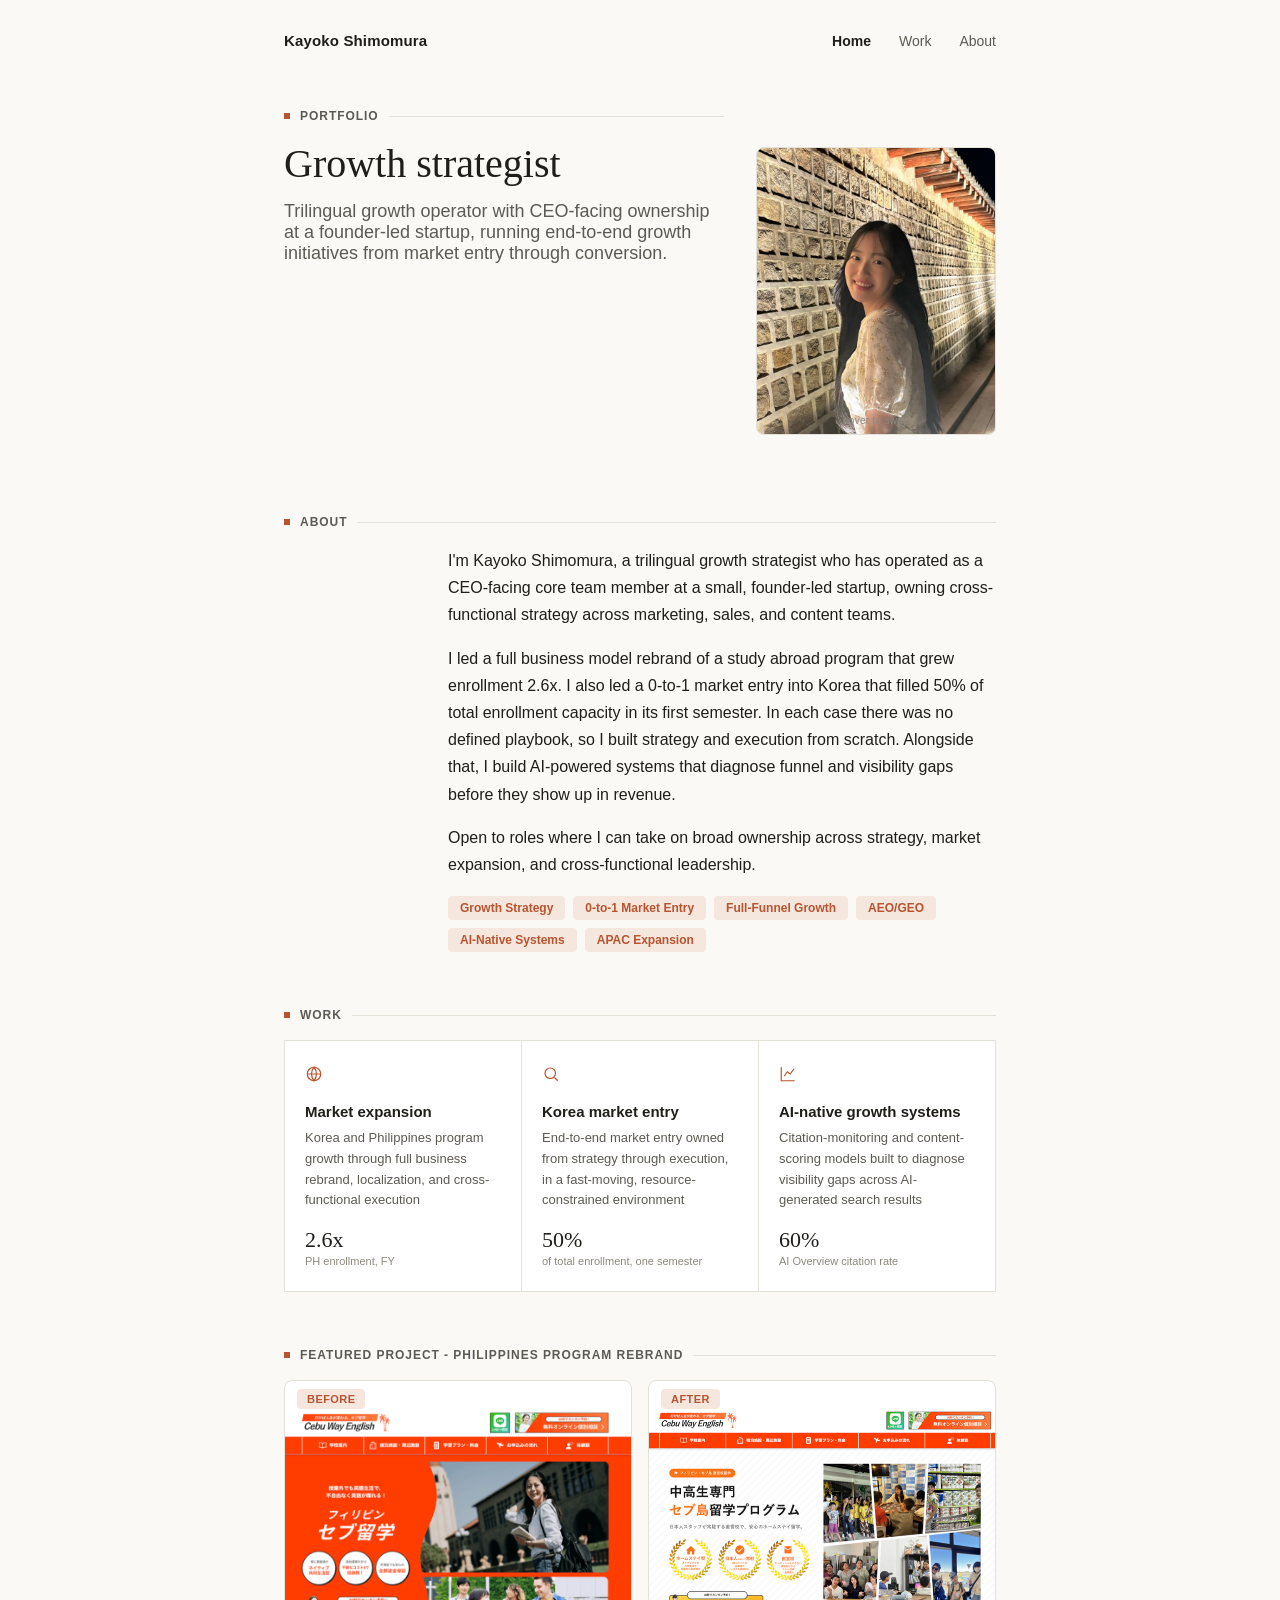
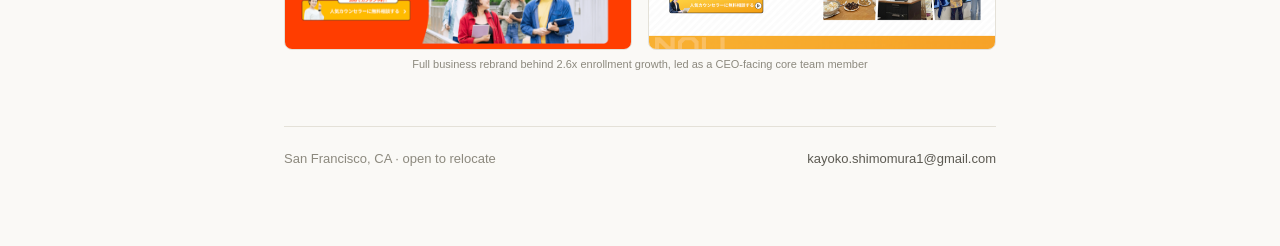
<file: index.html>
<!DOCTYPE html>
<html lang="en">
<head>
<meta charset="UTF-8">
<meta name="viewport" content="width=device-width, initial-scale=1.0">
<title>Kayoko Shimomura — Growth Strategist</title>
<meta name="description" content="Trilingual growth strategist with CEO-facing ownership at a founder-led startup. 0-to-1 Korea market entry, a rebrand behind 2.6x growth, and AI-native growth systems.">
<link rel="stylesheet" href="css/style.css?v=4">
</head>
<body class="page-home">

<div class="wrap">

  <nav>
    <div class="name">Kayoko Shimomura</div>
    <div class="links">
      <a href="./" class="active">Home</a>
      <a href="work/">Work</a>
      <a href="about/">About</a>
    </div>
  </nav>

  <header class="hero">
    <div class="hero-copy">
      <div class="kicker"><span class="mark"></span><span class="text">portfolio</span><span class="rule"></span></div>
      <h1 class="title serif">Growth strategist</h1>
      <p class="role">Trilingual growth operator with CEO-facing ownership at a founder-led startup, running end-to-end growth initiatives from market entry through conversion.</p>
    </div>
    <div class="headshot">
      <div class="photo photo-a">
        <img src="images/about-headshot-1.png" alt="Kayoko Shimomura headshot">
      </div>
      <div class="photo photo-b">
        <img src="images/about-headshot-2.png" alt="Kayoko Shimomura alternate headshot">
      </div>
      <span class="hint">hover to swap</span>
    </div>
  </header>

  <section class="about">
    <div class="kicker"><span class="mark"></span><span class="text">about</span><span class="rule"></span></div>
    <div class="about-grid">
      <div></div>
      <div class="about-copy">
        <p>I'm Kayoko Shimomura, a trilingual growth strategist who has operated as a CEO-facing core team member at a small, founder-led startup, owning cross-functional strategy across marketing, sales, and content teams.</p>
        <p>I led a full business model rebrand of a study abroad program that grew enrollment 2.6x. I also led a 0-to-1 market entry into Korea that filled 50% of total enrollment capacity in its first semester. In each case there was no defined playbook, so I built strategy and execution from scratch. Alongside that, I build AI-powered systems that diagnose funnel and visibility gaps before they show up in revenue.</p>
        <p>Open to roles where I can take on broad ownership across strategy, market expansion, and cross-functional leadership.</p>
        <div class="tags">
          <span class="tag">Growth Strategy</span>
          <span class="tag">0-to-1 Market Entry</span>
          <span class="tag">Full-Funnel Growth</span>
          <span class="tag">AEO/GEO</span>
          <span class="tag">AI-Native Systems</span>
          <span class="tag">APAC Expansion</span>
        </div>
      </div>
    </div>
  </section>

  <section class="work">
    <div class="kicker"><span class="mark"></span><span class="text">work</span><span class="rule"></span></div>
    <div class="work-grid">

      <div class="work-card">
        <svg class="icon" viewBox="0 0 24 24" fill="none" stroke="currentColor" stroke-width="1.6"><circle cx="12" cy="12" r="9"/><path d="M3 12h18M12 3a14 14 0 010 18 14 14 0 010-18z"/></svg>
        <h3>Market expansion</h3>
        <p>Korea and Philippines program growth through full business rebrand, localization, and cross-functional execution</p>
        <div class="stat">2.6x</div>
        <div class="stat-label">PH enrollment, FY</div>
      </div>

      <div class="work-card">
        <svg class="icon" viewBox="0 0 24 24" fill="none" stroke="currentColor" stroke-width="1.6"><circle cx="11" cy="11" r="7"/><line x1="21" y1="21" x2="16.65" y2="16.65"/></svg>
        <h3>Korea market entry</h3>
        <p>End-to-end market entry owned from strategy through execution, in a fast-moving, resource-constrained environment</p>
        <div class="stat">50%</div>
        <div class="stat-label">of total enrollment, one semester</div>
      </div>

      <div class="work-card">
        <svg class="icon" viewBox="0 0 24 24" fill="none" stroke="currentColor" stroke-width="1.6"><path d="M3 3v18h18"/><path d="M7 15l4-6 4 3 5-7"/></svg>
        <h3>AI-native growth systems</h3>
        <p>Citation-monitoring and content-scoring models built to diagnose visibility gaps across AI-generated search results</p>
        <div class="stat">60%</div>
        <div class="stat-label">AI Overview citation rate</div>
      </div>

    </div>
  </section>

  <section class="featured">
    <div class="kicker"><span class="mark"></span><span class="text">featured project - Philippines program rebrand </span><span class="rule"></span></div>
    <div class="shot-split">
      <div class="half">
        <span class="ph-tag">Before</span>
        <img src="images/work-philippines-before.png" alt="Original Philippines program site and brand">
      </div>
      <div class="half">
        <span class="ph-tag">After</span>
        <img src="images/work-philippines-after.png" alt="Rebranded Philippines program site">
      </div>
    </div>
    <p class="annot">Full business rebrand behind 2.6x enrollment growth, led as a CEO-facing core team member</p>
  </section>

  <footer>
    <span>San Francisco, CA · open to relocate</span>
    <a href="mailto:kayoko.shimomura1@gmail.com">kayoko.shimomura1@gmail.com</a>
  </footer>

</div>

</body>
</html>
</file>
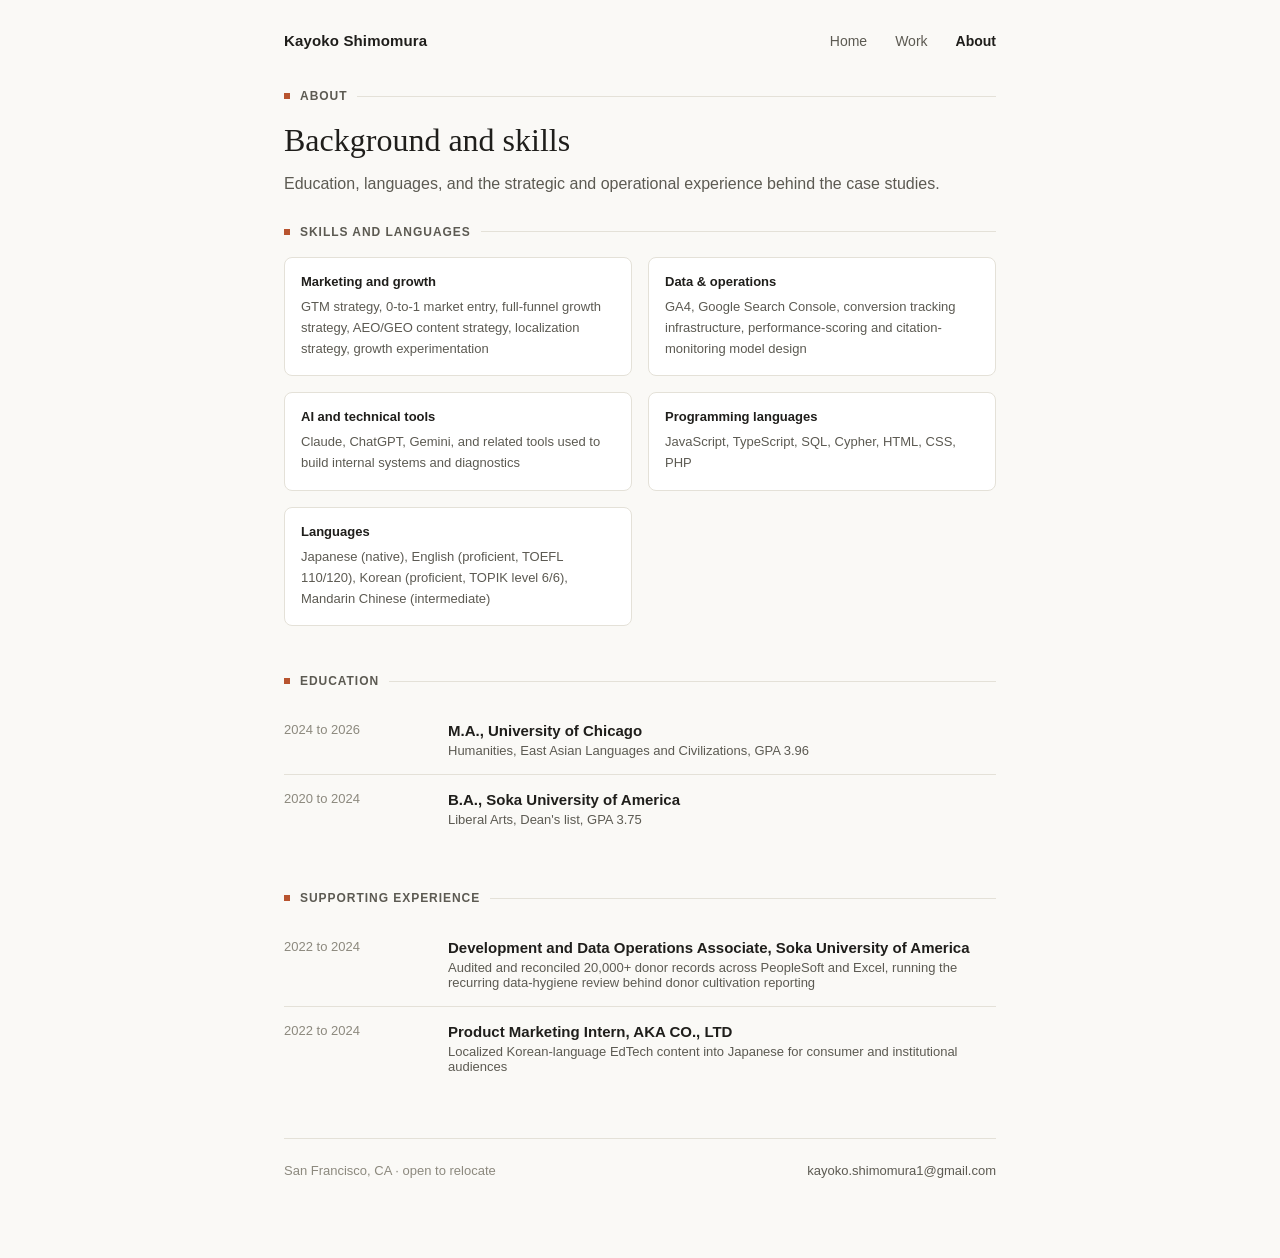
<file: about/index.html>
<!DOCTYPE html>
<html lang="en">
<head>
<meta charset="UTF-8">
<meta name="viewport" content="width=device-width, initial-scale=1.0">
<title>Kayoko Shimomura — Background and Skills</title>
<meta name="description" content="Background, languages, and skills behind the case studies. M.A. University of Chicago. Trilingual in Japanese, English, and Korean.">
<link rel="stylesheet" href="../css/style.css?v=4">
</head>
<body class="page-about">

<div class="wrap">

  <nav>
    <div class="name">Kayoko Shimomura</div>
    <div class="links">
      <a href="../">Home</a>
      <a href="../work/">Work</a>
      <a href="./" class="active">About</a>
    </div>
  </nav>

  <header class="page-head">
    <div class="kicker"><span class="mark"></span><span class="text">about</span><span class="rule"></span></div>
    <h1 class="title serif">Background and skills</h1>
    <p class="subhead">Education, languages, and the strategic and operational experience behind&nbsp;the case studies.</p>
  </header>

  <section class="block">
    <div class="kicker"><span class="mark"></span><span class="text">skills and languages</span><span class="rule"></span></div>
    <div class="skills-grid">
      <div class="skill-cat">
        <h4>Marketing and growth</h4>
        <p>GTM strategy, 0-to-1 market entry, full-funnel growth strategy, AEO/GEO content strategy, localization strategy, growth experimentation</p>
      </div>
      <div class="skill-cat">
        <h4>Data &amp; operations</h4>
        <p>GA4, Google Search Console, conversion tracking infrastructure, performance-scoring and citation-monitoring model design</p>
      </div>
      <div class="skill-cat">
        <h4>AI and technical tools</h4>
        <p>Claude, ChatGPT, Gemini, and related tools used to build internal systems and diagnostics</p>
      </div>
      <div class="skill-cat">
        <h4>Programming languages</h4>
        <p>JavaScript, TypeScript, SQL, Cypher, HTML, CSS, PHP</p>
      </div>
      <div class="skill-cat">
        <h4>Languages</h4>
        <p>Japanese (native), English (proficient, TOEFL 110/120), Korean (proficient, TOPIK level 6/6), Mandarin Chinese (intermediate) </p>
      </div>
    </div>
  </section>

  <section class="block">
    <div class="kicker"><span class="mark"></span><span class="text">education</span><span class="rule"></span></div>
    <div class="edu-row">
      <div class="when">2024 to 2026</div>
      <div>
        <h4>M.A., University of Chicago</h4>
        <p>Humanities, East Asian Languages and Civilizations, GPA 3.96</p>
      </div>
    </div>
    <div class="edu-row">
      <div class="when">2020 to 2024</div>
      <div>
        <h4>B.A., Soka University of America</h4>
        <p>Liberal Arts, Dean's list, GPA 3.75</p>
      </div>
    </div>
  </section>

  <section class="block">
    <div class="kicker"><span class="mark"></span><span class="text">supporting experience</span><span class="rule"></span></div>
    <div class="edu-row">
      <div class="when">2022 to 2024</div>
      <div>
        <h4>Development and Data Operations Associate, Soka University of America</h4>
        <p>Audited and reconciled 20,000+ donor records across PeopleSoft and Excel, running the recurring data-hygiene review behind donor cultivation reporting</p>
      </div>
    </div>
    <div class="edu-row">
      <div class="when">2022 to 2024</div>
      <div>
        <h4>Product Marketing Intern, AKA CO., LTD</h4>
        <p>Localized Korean-language EdTech content into Japanese for consumer and institutional audiences</p>
      </div>
    </div>
  </section>

  <footer>
    <span>San Francisco, CA · open to relocate</span>
    <a href="mailto:kayoko.shimomura1@gmail.com">kayoko.shimomura1@gmail.com</a>
  </footer>

</div>

</body>
</html>
</file>
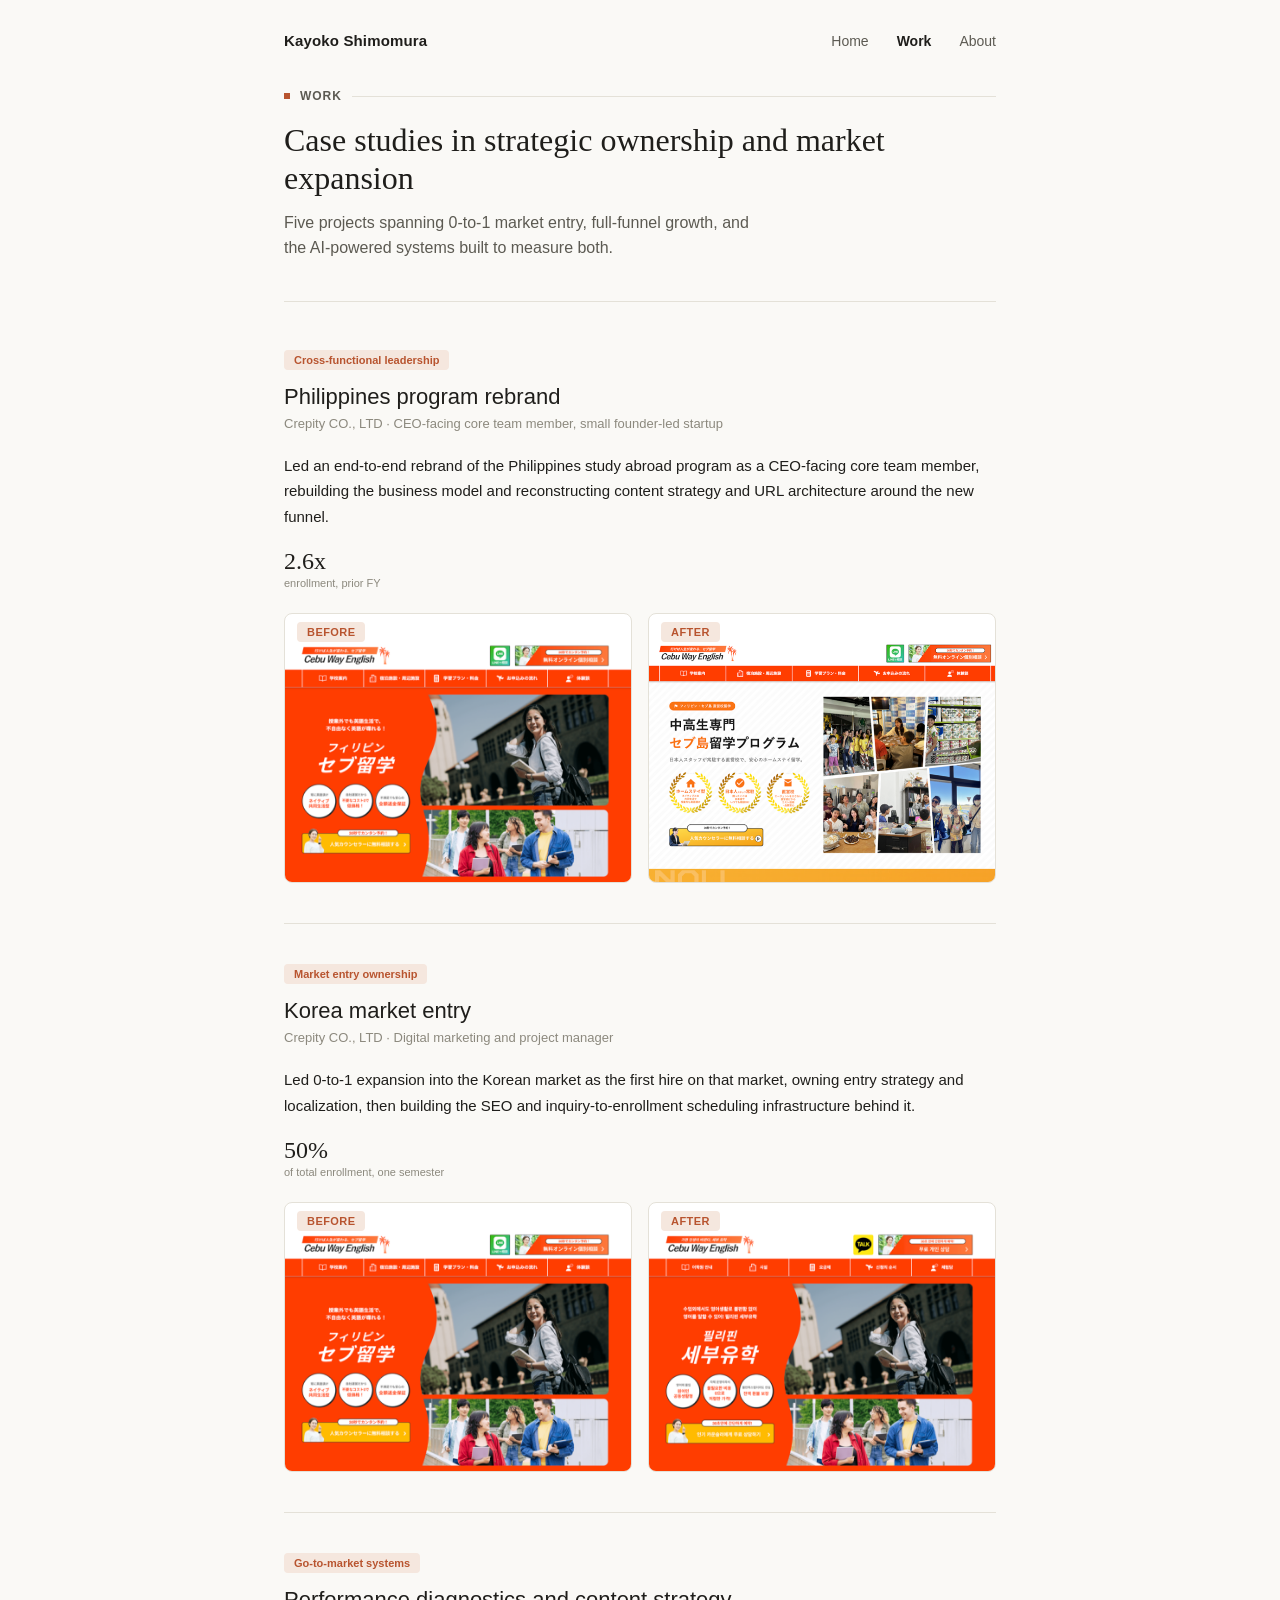
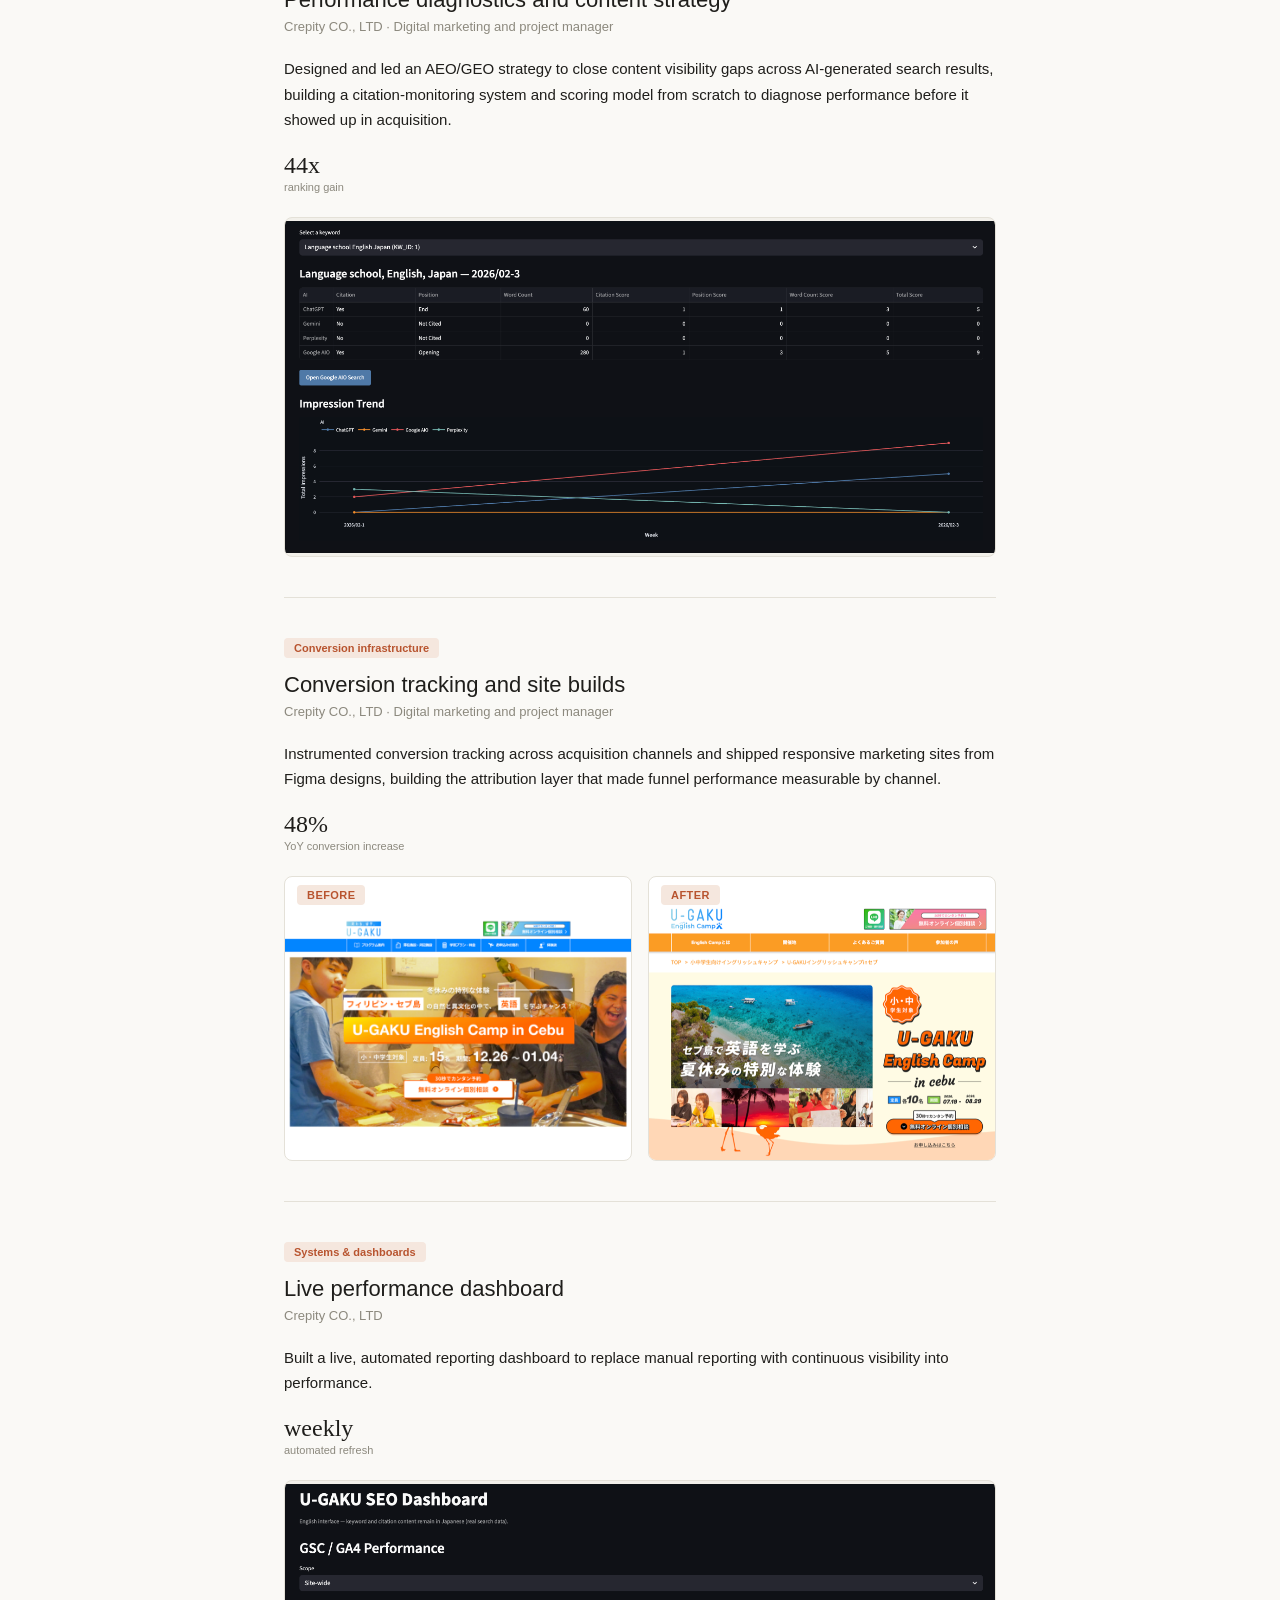
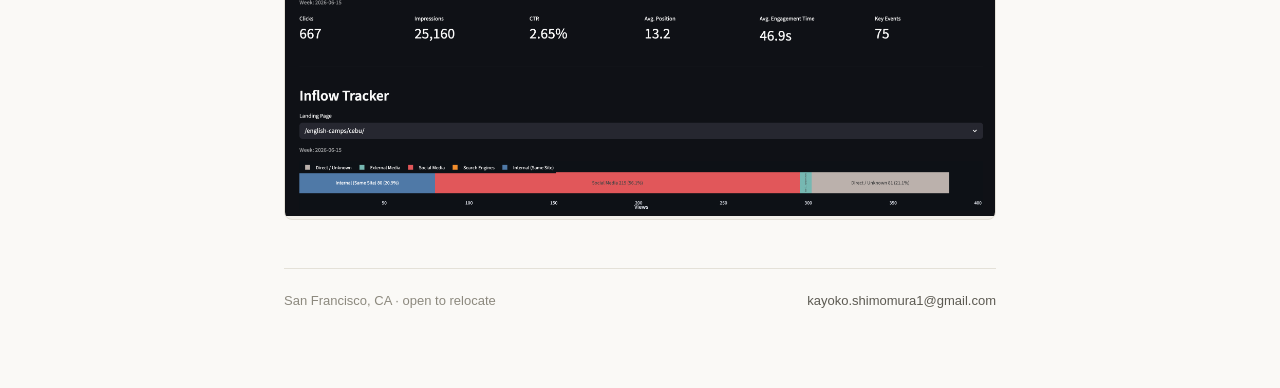
<file: work/index.html>
<!DOCTYPE html>
<html lang="en">
<head>
<meta charset="UTF-8">
<meta name="viewport" content="width=device-width, initial-scale=1.0">
<title>Kayoko Shimomura — Growth Case Studies</title>
<meta name="description" content="Five case studies in 0-to-1 market entry, full-funnel growth, AEO/GEO strategy, and the AI-powered systems built to measure them.">
<link rel="stylesheet" href="../css/style.css?v=4">
</head>
<body class="page-work">

<div class="wrap">

  <nav>
    <div class="name">Kayoko Shimomura</div>
    <div class="links">
      <a href="../">Home</a>
      <a href="./" class="active">Work</a>
      <a href="../about/">About</a>
    </div>
  </nav>

  <header class="page-head">
    <div class="kicker"><span class="mark"></span><span class="text">work</span><span class="rule"></span></div>
    <h1 class="title serif">Case studies in strategic ownership and market expansion</h1>
    <p class="subhead">Five projects spanning 0-to-1 market entry, full-funnel growth, and the AI-powered systems built to measure both.</p>
  </header>

  <!-- Case 1 -->
  <div class="case">
    <span class="case-tag">Cross-functional leadership</span>
    <h2>Philippines program rebrand</h2>
    <p class="meta">Crepity CO., LTD &middot; CEO-facing core team member, small founder-led startup</p>
    <div class="case-body stacked">
      <div class="case-copy">
        <p>Led an end-to-end rebrand of the Philippines study abroad program as a CEO-facing core team member, rebuilding the business model and reconstructing content strategy and URL architecture around the new funnel.</p>
        <div class="stat-row">
          <div class="stat"><div class="num">2.6x</div><div class="lbl">enrollment, prior FY</div></div>
        </div>
      </div>
      <div class="shot-split">
        <div class="half">
          <span class="ph-tag">Before</span>
          <img src="../images/work-philippines-before.png" alt="Original Philippines program site and brand">
        </div>
        <div class="half">
          <span class="ph-tag">After</span>
          <img src="../images/work-philippines-after.png" alt="Rebranded Philippines program site">
        </div>
      </div>
    </div>
  </div>

  <!-- Case 2 -->
  <div class="case">
    <span class="case-tag">Market entry ownership</span>
    <h2>Korea market entry</h2>
    <p class="meta">Crepity CO., LTD &middot; Digital marketing and project manager</p>
    <div class="case-body stacked">
      <div class="case-copy">
        <p>Led 0-to-1 expansion into the Korean market as the first hire on that market, owning entry strategy and localization, then building the SEO and inquiry-to-enrollment scheduling infrastructure behind it.</p>
        <div class="stat-row">
          <div class="stat"><div class="num">50%</div><div class="lbl">of total enrollment, one semester</div></div>
        </div>
      </div>
      <div class="shot-split">
        <div class="half">
          <span class="ph-tag">Before</span>
          <img src="../images/work-korea-before.png" alt="Original Japanese site">
        </div>
        <div class="half">
          <span class="ph-tag">After</span>
          <img src="../images/work-korea-after.png" alt="Localized Korean site">
        </div>
      </div>
    </div>
  </div>

  <!-- Case 3 -->
  <div class="case">
    <span class="case-tag">Go-to-market systems</span>
    <h2>Performance diagnostics and content strategy</h2>
    <p class="meta">Crepity CO., LTD &middot; Digital marketing and project manager</p>
    <div class="case-body stacked">
      <div class="case-copy">
        <p>Designed and led an AEO/GEO strategy to close content visibility gaps across AI-generated search results, building a citation-monitoring system and scoring model from scratch to diagnose performance before it showed up in acquisition.</p>
        <div class="stat-row">
          <div class="stat"><div class="num">44x</div><div class="lbl">ranking gain</div></div>
        </div>
      </div>
      <div class="shot-frame">
        <img src="../images/work-geo-dashboard.png" alt="Citation-monitoring dashboard">
      </div>
    </div>
  </div>

  <!-- Case 4 -->
  <div class="case">
    <span class="case-tag">Conversion infrastructure</span>
    <h2>Conversion tracking and site builds</h2>
    <p class="meta">Crepity CO., LTD &middot; Digital marketing and project manager</p>
    <div class="case-body stacked">
      <div class="case-copy">
        <p>Instrumented conversion tracking across acquisition channels and shipped responsive marketing sites from Figma designs, building the attribution layer that made funnel performance measurable by channel.</p>
        <div class="stat-row">
          <div class="stat"><div class="num">48%</div><div class="lbl">YoY conversion increase</div></div>
        </div>
      </div>
      <div class="shot-split">
        <div class="half">
          <span class="ph-tag">Before</span>
          <img class="precise" src="../images/work-conversion-before.png" alt="Figma design" style="aspect-ratio:1480/906; margin-top:14px">
        </div>
        <div class="half">
          <span class="ph-tag">After</span>
          <img class="precise" src="../images/work-conversion-after.png" alt="Live responsive site" style="aspect-ratio:1434/1056">
        </div>
      </div>
    </div>
  </div>

  <!-- Case 5 -->
  <div class="case">
    <span class="case-tag">Systems &amp; dashboards</span>
    <h2>Live performance dashboard</h2>
    <p class="meta">Crepity CO., LTD</p>
    <div class="case-body stacked">
      <div class="case-copy">
        <p>Built a live, automated reporting dashboard to replace manual reporting with continuous visibility into performance.</p>
        <div class="stat-row">
          <div class="stat"><div class="num">weekly</div><div class="lbl">automated refresh</div></div>
        </div>
      </div>
      <div class="shot-frame">
        <img src="../images/work-seo-dashboard.png" alt="Streamlit SEO dashboard">
      </div>
    </div>
  </div>

  <footer>
    <span>San Francisco, CA · open to relocate</span>
    <a href="mailto:kayoko.shimomura1@gmail.com">kayoko.shimomura1@gmail.com</a>
  </footer>

</div>

</body>
</html>
</file>
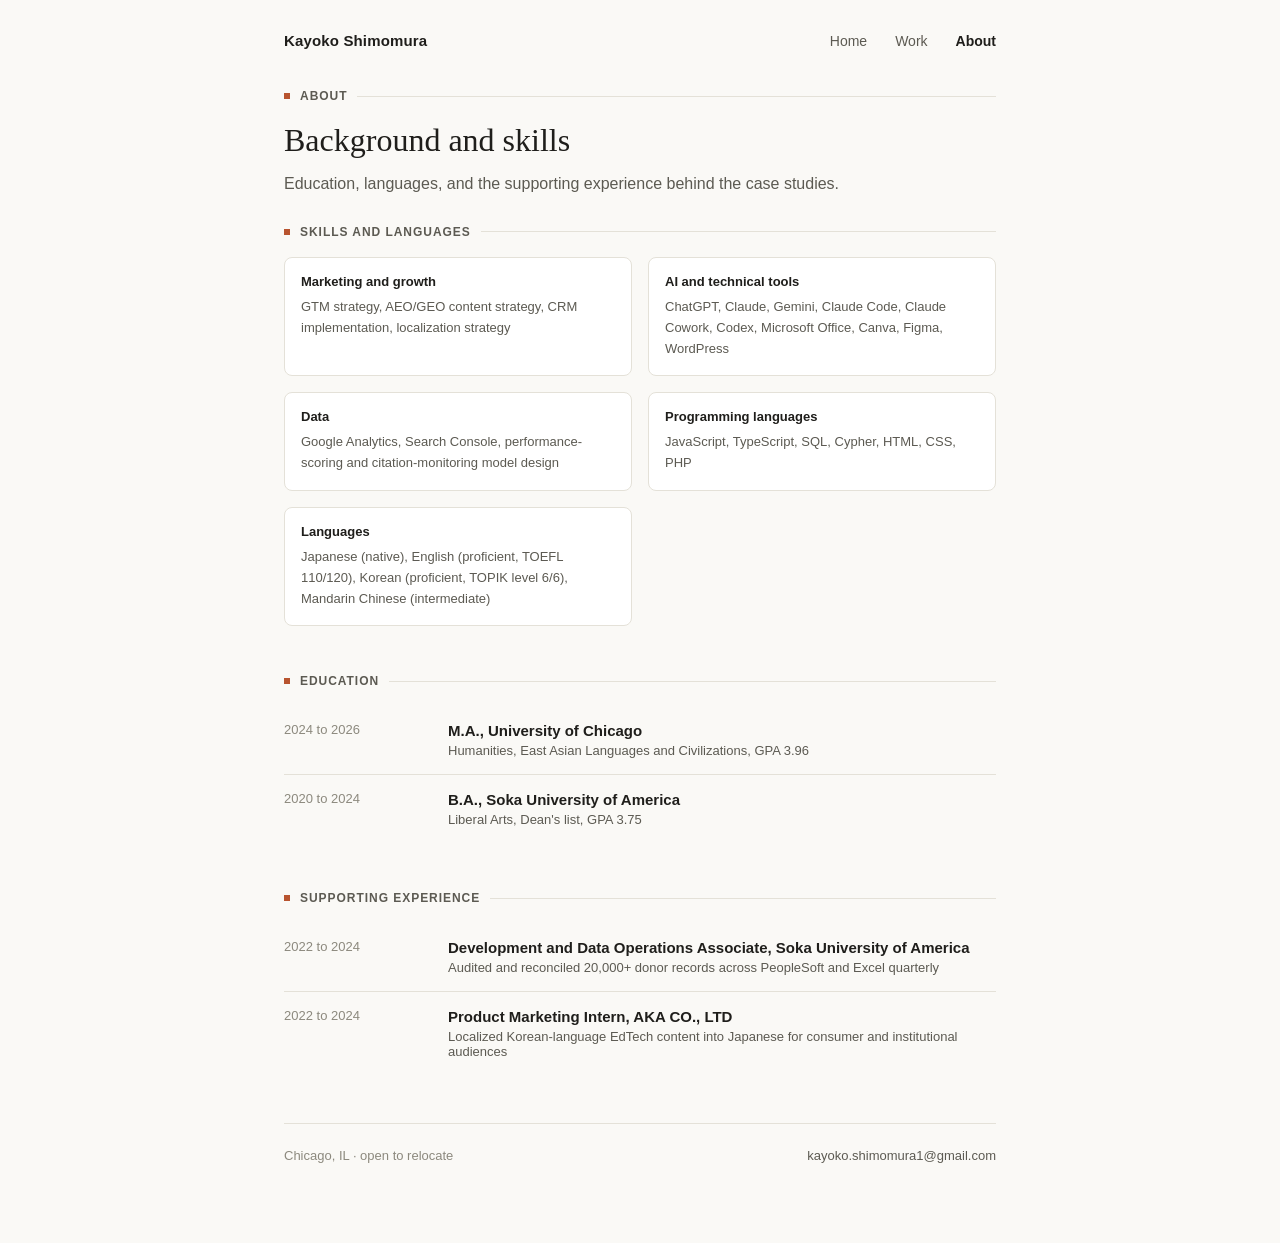
<file: about.html>
<!DOCTYPE html>
<html lang="en">
<head>
<meta charset="UTF-8">
<meta name="viewport" content="width=device-width, initial-scale=1.0">
<title>Kayoko Shimomura — About</title>
<link rel="stylesheet" href="css/style.css">
</head>
<body class="page-about">

<div class="wrap">

  <nav>
    <div class="name">Kayoko Shimomura</div>
    <div class="links">
      <a href="index.html">Home</a>
      <a href="work.html">Work</a>
      <a href="about.html" class="active">About</a>
    </div>
  </nav>

  <header class="page-head">
    <div class="kicker"><span class="mark"></span><span class="text">about</span><span class="rule"></span></div>
    <h1 class="title serif">Background and skills</h1>
    <p class="subhead">Education, languages, and the supporting experience behind&nbsp;the case studies.</p>
  </header>

  <section class="block">
    <div class="kicker"><span class="mark"></span><span class="text">skills and languages</span><span class="rule"></span></div>
    <div class="skills-grid">
      <div class="skill-cat">
        <h4>Marketing and growth</h4>
        <p>GTM strategy, AEO/GEO content strategy, CRM implementation, localization strategy</p>
      </div>
      <div class="skill-cat">
        <h4>AI and technical tools</h4>
        <p>ChatGPT, Claude, Gemini, Claude Code, Claude Cowork, Codex, Microsoft Office, Canva, Figma, WordPress</p>
      </div>
      <div class="skill-cat">
        <h4>Data</h4>
        <p>Google Analytics, Search Console, performance-scoring and citation-monitoring model design</p>
      </div>
      <div class="skill-cat">
        <h4>Programming languages</h4>
        <p>JavaScript, TypeScript, SQL, Cypher, HTML, CSS, PHP</p>
      </div>
      <div class="skill-cat">
        <h4>Languages</h4>
        <p>Japanese (native), English (proficient, TOEFL 110/120), Korean (proficient, TOPIK level 6/6), Mandarin Chinese (intermediate) </p>
      </div>
    </div>
  </section>

  <section class="block">
    <div class="kicker"><span class="mark"></span><span class="text">education</span><span class="rule"></span></div>
    <div class="edu-row">
      <div class="when">2024 to 2026</div>
      <div>
        <h4>M.A., University of Chicago</h4>
        <p>Humanities, East Asian Languages and Civilizations, GPA 3.96</p>
      </div>
    </div>
    <div class="edu-row">
      <div class="when">2020 to 2024</div>
      <div>
        <h4>B.A., Soka University of America</h4>
        <p>Liberal Arts, Dean's list, GPA 3.75</p>
      </div>
    </div>
  </section>

  <section class="block">
    <div class="kicker"><span class="mark"></span><span class="text">supporting experience</span><span class="rule"></span></div>
    <div class="edu-row">
      <div class="when">2022 to 2024</div>
      <div>
        <h4>Development and Data Operations Associate, Soka University of America</h4>
        <p>Audited and reconciled 20,000+ donor records across PeopleSoft and Excel quarterly</p>
      </div>
    </div>
    <div class="edu-row">
      <div class="when">2022 to 2024</div>
      <div>
        <h4>Product Marketing Intern, AKA CO., LTD</h4>
        <p>Localized Korean-language EdTech content into Japanese for consumer and institutional audiences</p>
      </div>
    </div>
  </section>

  <footer>
    <span>Chicago, IL &middot; open to relocate</span>
    <a href="mailto:kayoko.shimomura1@gmail.com">kayoko.shimomura1@gmail.com</a>
  </footer>

</div>

</body>
</html>
</file>
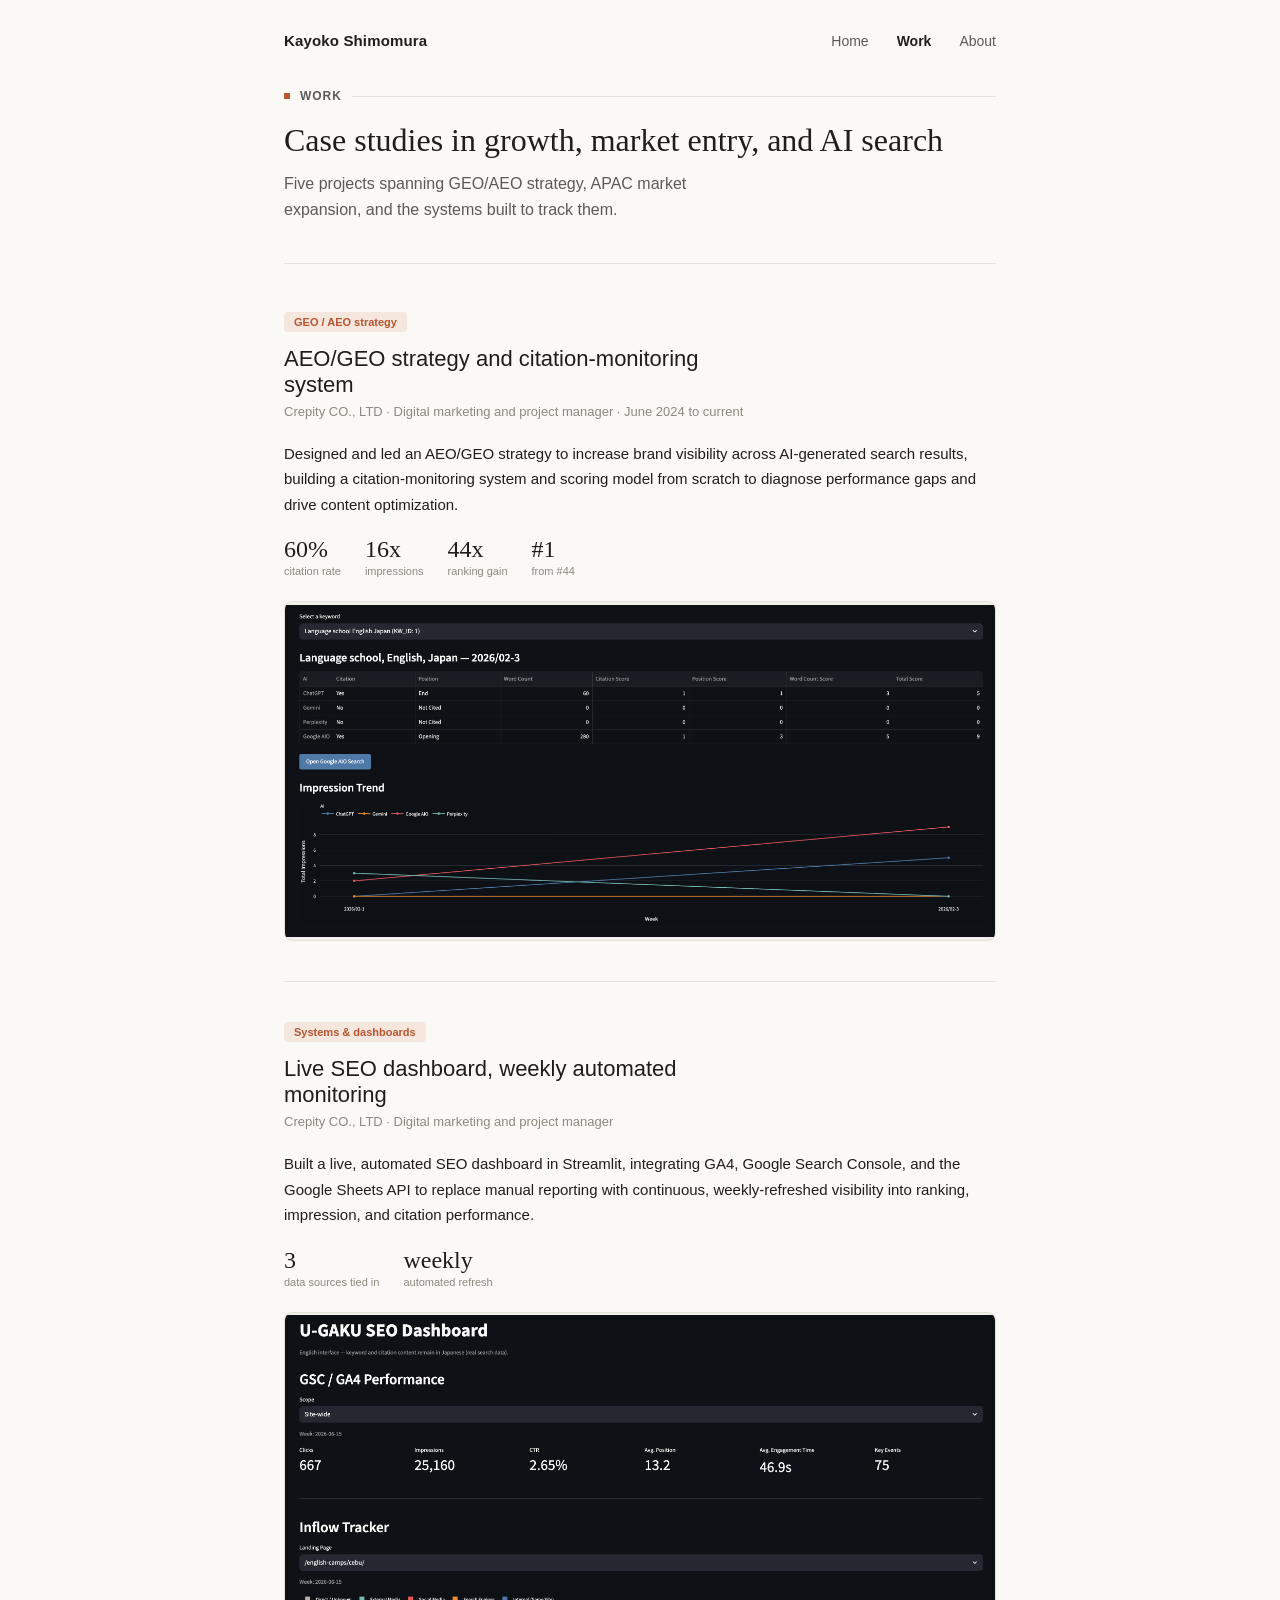
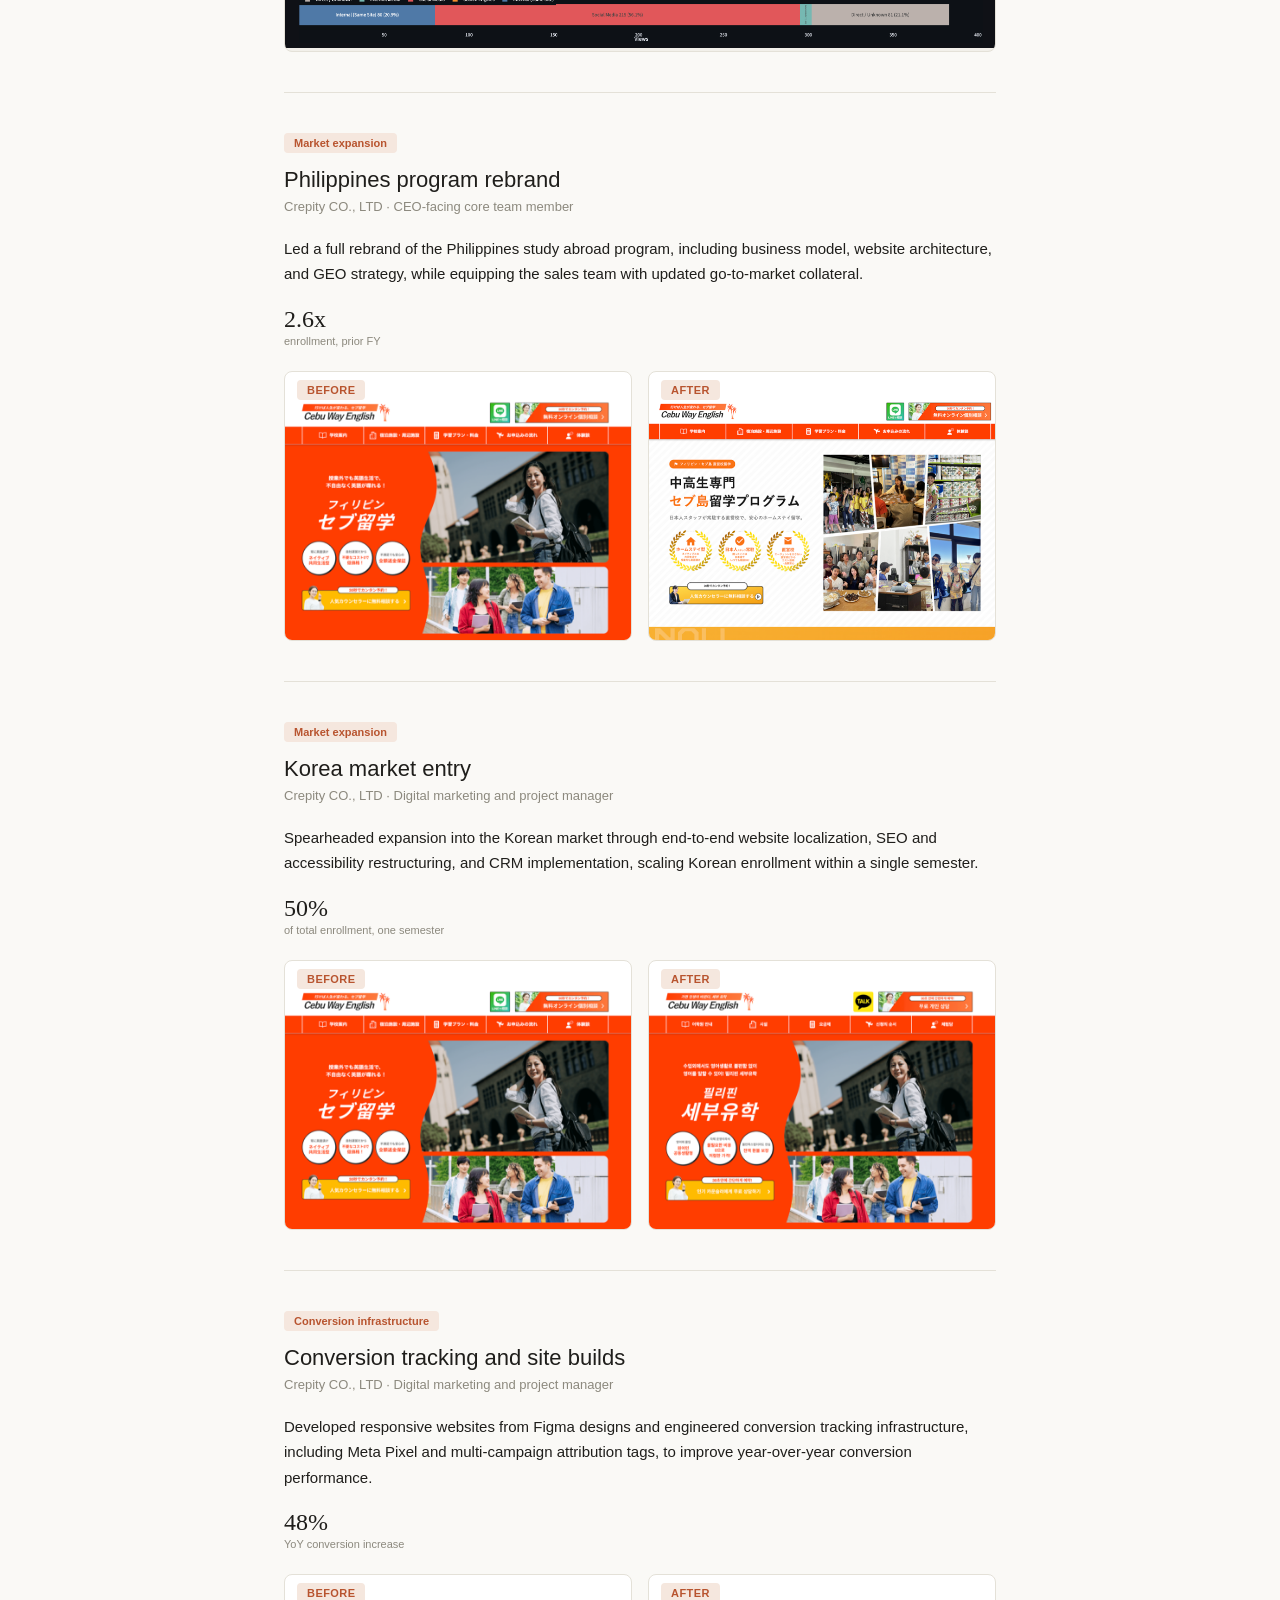
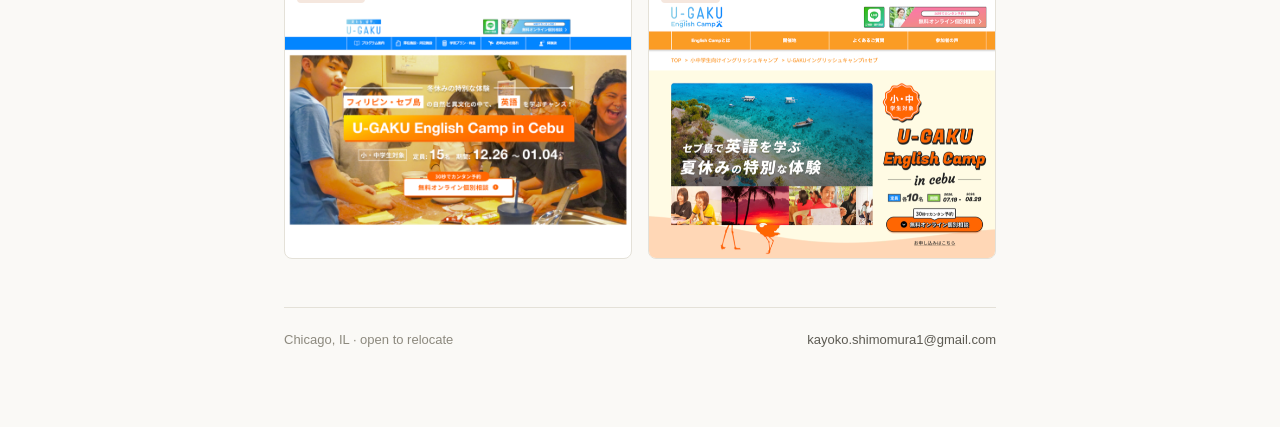
<file: work.html>
<!DOCTYPE html>
<html lang="en">
<head>
<meta charset="UTF-8">
<meta name="viewport" content="width=device-width, initial-scale=1.0">
<title>Kayoko Shimomura — Work</title>
<link rel="stylesheet" href="css/style.css">
</head>
<body class="page-work">

<div class="wrap">

  <nav>
    <div class="name">Kayoko Shimomura</div>
    <div class="links">
      <a href="index.html">Home</a>
      <a href="work.html" class="active">Work</a>
      <a href="about.html">About</a>
    </div>
  </nav>

  <header class="page-head">
    <div class="kicker"><span class="mark"></span><span class="text">work</span><span class="rule"></span></div>
    <h1 class="title serif">Case studies in growth, market entry, and AI search</h1>
    <p class="subhead">Five projects spanning GEO/AEO strategy, APAC market expansion, and the systems built to track them.</p>
  </header>

  <!-- Case 1 -->
  <div class="case">
    <span class="case-tag">GEO / AEO strategy</span>
    <h2>AEO/GEO strategy and citation-monitoring system</h2>
    <p class="meta">Crepity CO., LTD &middot; Digital marketing and project manager &middot; June 2024 to current</p>
    <div class="case-body stacked">
      <div class="case-copy">
        <p>Designed and led an AEO/GEO strategy to increase brand visibility across AI-generated search results, building a citation-monitoring system and scoring model from scratch to diagnose performance gaps and drive content optimization.</p>
        <div class="stat-row">
          <div class="stat"><div class="num">60%</div><div class="lbl">citation rate</div></div>
          <div class="stat"><div class="num">16x</div><div class="lbl">impressions</div></div>
          <div class="stat"><div class="num">44x</div><div class="lbl">ranking gain</div></div>
          <div class="stat"><div class="num">#1</div><div class="lbl">from #44</div></div>
        </div>
      </div>
      <div class="shot-frame">
        <img src="images/work-geo-dashboard.png" alt="Citation-monitoring dashboard">
      </div>
    </div>
  </div>

  <!-- Case 2 -->
  <div class="case">
    <span class="case-tag">Systems &amp; dashboards</span>
    <h2>Live SEO dashboard, weekly automated monitoring</h2>
    <p class="meta">Crepity CO., LTD &middot; Digital marketing and project manager</p>
    <div class="case-body stacked">
      <div class="case-copy">
        <p>Built a live, automated SEO dashboard in Streamlit, integrating GA4, Google Search Console, and the Google Sheets API to replace manual reporting with continuous, weekly-refreshed visibility into ranking, impression, and citation performance.</p>
        <div class="stat-row">
          <div class="stat"><div class="num">3</div><div class="lbl">data sources tied in</div></div>
          <div class="stat"><div class="num">weekly</div><div class="lbl">automated refresh</div></div>
        </div>
      </div>
      <div class="shot-frame">
        <img src="images/work-seo-dashboard.png" alt="Streamlit SEO dashboard">
      </div>
    </div>
  </div>

  <!-- Case 3 -->
  <div class="case">
    <span class="case-tag">Market expansion</span>
    <h2>Philippines program rebrand</h2>
    <p class="meta">Crepity CO., LTD &middot; CEO-facing core team member</p>
    <div class="case-body stacked">
      <div class="case-copy">
        <p>Led a full rebrand of the Philippines study abroad program, including business model, website architecture, and GEO strategy, while equipping the sales team with updated go-to-market collateral.</p>
        <div class="stat-row">
          <div class="stat"><div class="num">2.6x</div><div class="lbl">enrollment, prior FY</div></div>
        </div>
      </div>
      <div class="shot-split">
        <div class="half">
          <span class="ph-tag">Before</span>
          <img src="images/work-philippines-before.png" alt="Original Philippines program site and brand">
        </div>
        <div class="half">
          <span class="ph-tag">After</span>
          <img src="images/work-philippines-after.png" alt="Rebranded Philippines program site">
        </div>
      </div>
    </div>
  </div>

  <!-- Case 4 -->
  <div class="case">
    <span class="case-tag">Market expansion</span>
    <h2>Korea market entry</h2>
    <p class="meta">Crepity CO., LTD &middot; Digital marketing and project manager</p>
    <div class="case-body stacked">
      <div class="case-copy">
        <p>Spearheaded expansion into the Korean market through end-to-end website localization, SEO and accessibility restructuring, and CRM implementation, scaling Korean enrollment within a single semester.</p>
        <div class="stat-row">
          <div class="stat"><div class="num">50%</div><div class="lbl">of total enrollment, one semester</div></div>
        </div>
      </div>
      <div class="shot-split">
        <div class="half">
          <span class="ph-tag">Before</span>
          <img src="images/work-korea-before.png" alt="Original Japanese site">
        </div>
        <div class="half">
          <span class="ph-tag">After</span>
          <img src="images/work-korea-after.png" alt="Localized Korean site">
        </div>
      </div>
    </div>
  </div>

  <!-- Case 5 -->
  <div class="case">
    <span class="case-tag">Conversion infrastructure</span>
    <h2>Conversion tracking and site builds</h2>
    <p class="meta">Crepity CO., LTD &middot; Digital marketing and project manager</p>
    <div class="case-body stacked">
      <div class="case-copy">
        <p>Developed responsive websites from Figma designs and engineered conversion tracking infrastructure, including Meta Pixel and multi-campaign attribution tags, to improve year-over-year conversion performance.</p>
        <div class="stat-row">
          <div class="stat"><div class="num">48%</div><div class="lbl">YoY conversion increase</div></div>
        </div>
      </div>
      <div class="shot-split">
        <div class="half">
          <span class="ph-tag">Before</span>
          <img class="precise" src="images/work-conversion-before.png" alt="Figma design" style="aspect-ratio:1480/906; margin-top:14px">
        </div>
        <div class="half">
          <span class="ph-tag">After</span>
          <img class="precise" src="images/work-conversion-after.png" alt="Live responsive site" style="aspect-ratio:1434/1056">
        </div>
      </div>
    </div>
  </div>

  <footer>
    <span>Chicago, IL &middot; open to relocate</span>
    <a href="mailto:kayoko.shimomura1@gmail.com">kayoko.shimomura1@gmail.com</a>
  </footer>

</div>

</body>
</html>
</file>
<file: css/style.css>
:root{
  --bg: #FAF9F6;
  --surface: #FFFFFF;
  --line: #E4E1D8;
  --line-strong: #C9C5B8;
  --text-primary: #1F1E1B;
  --text-secondary: #5C5A52;
  --text-muted: #8C897E;
  --accent: #B8542F;
  --accent-bg: #F5E7DE;
}
*{box-sizing:border-box;}
body{
  margin:0;
  background:var(--bg);
  color:var(--text-primary);
  font-family:-apple-system, "Segoe UI", Helvetica, Arial, sans-serif;
  -webkit-font-smoothing:antialiased;
}
.serif{ font-family: Georgia, "Times New Roman", serif; }
.wrap{
  max-width:760px;
  margin:0 auto;
  padding: 32px 24px 80px;
}

/* ---------- nav ---------- */
nav{
  display:flex;
  justify-content:space-between;
  align-items:center;
  padding-bottom:40px;
}
body.page-home nav{ padding-bottom:48px; }
nav .name{
  font-size:15px;
  font-weight:600;
  letter-spacing:0.01em;
}
nav .links{
  display:flex;
  gap:28px;
  font-size:14px;
}
nav .links a{
  color:var(--text-secondary);
  text-decoration:none;
}
nav .links a.active{ color:var(--text-primary); font-weight:600; }

/* ---------- kicker ---------- */
.kicker{
  display:flex;
  align-items:center;
  gap:10px;
  margin:0 0 18px;
}
.kicker .mark{
  width:6px;
  height:6px;
  background:var(--accent);
  flex-shrink:0;
}
.kicker .text{
  font-size:12px;
  font-weight:600;
  letter-spacing:0.08em;
  text-transform:uppercase;
  color:var(--text-secondary);
  white-space:nowrap;
}
.kicker .rule{
  flex:1;
  height:1px;
  background:var(--line);
}

/* ---------- headshot (hover-swap) ---------- */
.headshot{
  position:relative;
  border-radius:8px;
  overflow:hidden;
  border:1px solid var(--line);
  background:#F2F0EA;
  cursor:pointer;
}
.headshot .photo{
  position:absolute;
  inset:0;
  transition: opacity 0.35s ease;
}
.headshot .photo img{
  display:block;
  width:100%;
  height:100%;
  object-fit:cover;
}
.headshot .photo-a{ opacity:1; }
.headshot .photo-b{ opacity:0; }
.headshot:hover .photo-a{ opacity:0; }
.headshot:hover .photo-b{ opacity:1; }
.headshot .hint{
  position:absolute;
  bottom:8px;
  left:0;
  right:0;
  text-align:center;
  font-size:10px;
  color:var(--text-muted);
  letter-spacing:0.03em;
  z-index:2;
  pointer-events:none;
}

/* ---------- footer ---------- */
footer{
  border-top:1px solid var(--line);
  padding-top:24px;
  margin-top:8px;
  display:flex;
  justify-content:space-between;
  align-items:center;
  font-size:13px;
  color:var(--text-muted);
}
footer a{
  color:var(--text-secondary);
  text-decoration:none;
}

/* =====================================================
   HOME
   ===================================================== */
header.hero{
  padding: 12px 0 56px;
  margin-bottom: 24px;
  display:grid;
  grid-template-columns: 1fr 240px;
  gap:32px;
  align-items:start;
}
header.hero h1.title{
  font-size:40px;
  line-height:1.15;
  font-weight:500;
  margin:0 0 14px;
  max-width:480px;
}
header.hero .headshot{
  width:240px;
  height:288px;
  margin-top:38px;
}
.hero-copy{ min-width:0; }
p.role{
  font-size:18px;
  color:var(--text-secondary);
  margin:0 0 20px;
  max-width:440px;
}

section.about{ margin-bottom:56px; }
.label{
  font-size:13px;
  color:var(--text-muted);
  margin:0 0 16px;
  text-transform:lowercase;
  letter-spacing:0.03em;
}
.about-grid{
  display:grid;
  grid-template-columns: 140px 1fr;
  gap:24px;
}
.about-copy p{
  font-size:16px;
  line-height:1.7;
  color:var(--text-primary);
  margin:0 0 16px;
}
.about-copy p:last-child{ margin-bottom:0; }
.tags{
  display:flex;
  gap:8px;
  flex-wrap:wrap;
  margin-top:18px;
}
.tag{
  background:var(--accent-bg);
  color:var(--accent);
  font-size:12px;
  font-weight:600;
  padding:5px 12px;
  border-radius:4px;
}

section.work{ margin-bottom:56px; }
.work-grid{
  display:grid;
  grid-template-columns: repeat(3, minmax(0,1fr));
  gap:1px;
  background:var(--line);
  border:1px solid var(--line);
}
.work-card{
  background:var(--surface);
  padding:24px 20px;
}
.work-card .icon{
  width:18px;
  height:18px;
  margin-bottom:16px;
  color:var(--accent);
}
.work-card h3{
  font-size:15px;
  font-weight:600;
  margin:0 0 8px;
}
.work-card p{
  font-size:13px;
  color:var(--text-secondary);
  line-height:1.6;
  margin:0 0 16px;
}
.work-card .stat{
  font-family: Georgia, serif;
  font-size:22px;
  font-weight:500;
  color:var(--text-primary);
}
.work-card .stat-label{
  font-size:11px;
  color:var(--text-muted);
  margin-top:2px;
}

section.featured{ margin-bottom:56px; }
section.featured .shot-frame{
  position:relative;
  border-radius:8px;
  overflow:hidden;
  height:380px;
  border:1px solid var(--line);
  background:#F2F0EA;
}
section.featured .shot-frame img{
  display:block;
  width:100%;
  height:100%;
  object-fit:contain;
}
.annot{
  font-size:11px;
  color:var(--text-muted);
  text-align:center;
  margin-top:8px;
}

/* =====================================================
   SHARED PAGE HEAD (work / about)
   ===================================================== */
header.page-head{
  padding-bottom:40px;
  border-bottom:1px solid var(--line);
  margin-bottom:48px;
}
body.page-about header.page-head{
  border-bottom:none;
  padding-bottom:0;
  margin-bottom:28px;
}
header.page-head h1.title{
  font-size:32px;
  line-height:1.2;
  font-weight:500;
  margin:0 0 12px;
}
p.subhead{
  font-size:16px;
  color:var(--text-secondary);
  margin:0;
  max-width:480px;
  line-height:1.6;
}
@media (min-width: 601px){
  body.page-about p.subhead{
    max-width:none;
    white-space:nowrap;
  }
}

/* =====================================================
   WORK
   ===================================================== */
.case{
  padding: 40px 0;
  border-bottom: 1px solid var(--line);
}
.case:first-of-type{ padding-top:0; }
.case:last-of-type{ border-bottom:none; }

.case-tag{
  display:inline-block;
  background:var(--accent-bg);
  color:var(--accent);
  font-size:11px;
  font-weight:600;
  padding:4px 10px;
  border-radius:4px;
  margin-bottom:14px;
}
.case h2{
  font-size:22px;
  font-weight:500;
  margin:0 0 6px;
  max-width:480px;
}
.case .meta{
  font-size:13px;
  color:var(--text-muted);
  margin:0 0 22px;
}

.case-body{
  display:grid;
  grid-template-columns: 1.1fr 1fr;
  gap:28px;
  align-items:start;
}
.case-body.stacked{ display:block; }
.case-body.stacked .case-copy{ margin-bottom:24px; }
.case-copy p{
  font-size:15px;
  line-height:1.7;
  color:var(--text-primary);
  margin:0;
}

.stat-row{
  display:flex;
  gap:24px;
  margin-top:20px;
  flex-wrap:wrap;
}
.stat .num{
  font-family: Georgia, serif;
  font-size:24px;
  font-weight:500;
  line-height:1;
}
.stat .lbl{
  font-size:11px;
  color:var(--text-muted);
  margin-top:4px;
}

.case .shot-frame{
  position:relative;
  border-radius:8px;
  overflow:hidden;
  height:340px;
  border:1px solid var(--line);
  background:#F2F0EA;
}
.case .shot-frame img{
  display:block;
  width:100%;
  height:100%;
  object-fit:contain;
}

.shot-split{
  display:grid;
  grid-template-columns: 1fr 1fr;
  gap:16px;
}
.shot-split .half{
  border:1px solid var(--line);
  border-radius:8px;
  overflow:hidden;
  background:var(--surface);
}
.shot-split .ph-tag{
  display:inline-block;
  font-size:11px;
  font-weight:700;
  letter-spacing:0.04em;
  text-transform:uppercase;
  color:var(--accent);
  background:var(--accent-bg);
  padding:4px 10px;
  border-radius:4px;
  margin:8px 0 0 12px;
}
.shot-split .half img{
  display:block;
  width:100%;
  height:240px;
  object-fit:cover;
  background:#F2F0EA;
}
.shot-split .half img.precise{
  height:auto;
  object-fit:cover;
}

/* =====================================================
   ABOUT
   ===================================================== */
.intro{
  display:grid;
  grid-template-columns: 200px 1fr;
  gap:32px;
  align-items:start;
  margin-bottom:56px;
}
.intro .headshot{
  width:200px;
  height:240px;
}
.intro-copy p{
  font-size:16px;
  line-height:1.7;
  color:var(--text-primary);
  margin:0 0 16px;
}
.intro-copy p:last-child{ margin-bottom:0; }

section.block{ margin-bottom:48px; }

.skills-grid{
  display:grid;
  grid-template-columns: repeat(2, 1fr);
  gap:16px;
}
.skill-cat{
  background:var(--surface);
  border:1px solid var(--line);
  border-radius:8px;
  padding:16px;
}
.skill-cat h4{
  font-size:13px;
  font-weight:600;
  margin:0 0 8px;
}
.skill-cat p{
  font-size:13px;
  color:var(--text-secondary);
  margin:0;
  line-height:1.6;
}

.edu-row{
  display:grid;
  grid-template-columns: 140px 1fr;
  gap:24px;
  padding:16px 0;
  border-bottom:1px solid var(--line);
}
.edu-row:last-child{ border-bottom:none; }
.edu-row .when{
  font-size:13px;
  color:var(--text-muted);
}
.edu-row h4{
  font-size:15px;
  font-weight:600;
  margin:0 0 4px;
}
.edu-row p{
  font-size:13px;
  color:var(--text-secondary);
  margin:0;
}

/* =====================================================
   RESPONSIVE
   ===================================================== */
@media (max-width: 600px){
  header.hero h1.title{ font-size:30px; }
  header.hero{ grid-template-columns: 1fr; }
  header.hero .headshot{ width:180px; height:180px; order:-1; margin:0 auto 20px; border-radius:50%; }
  header.hero .headshot .photo-b img{ object-position:50% 15%; }
  .about-grid{ grid-template-columns: 1fr; gap:8px; }
  .work-grid{ grid-template-columns: 1fr; }
  .intro{ grid-template-columns: 1fr; }
  .intro .headshot{ width:140px; height:168px; }
  .skills-grid{ grid-template-columns: 1fr; }
  .edu-row{ grid-template-columns: 1fr; gap:4px; }
  nav .links{ gap:18px; font-size:13px; }
}

@media (max-width: 640px){
  header.page-head h1.title{ font-size:26px; }
  .case-body{ grid-template-columns: 1fr; }
  .case .shot-frame{ height:240px; }
  .shot-split{ grid-template-columns: 1fr; }
  .shot-split .half img{ height:200px; }
}
</file>
